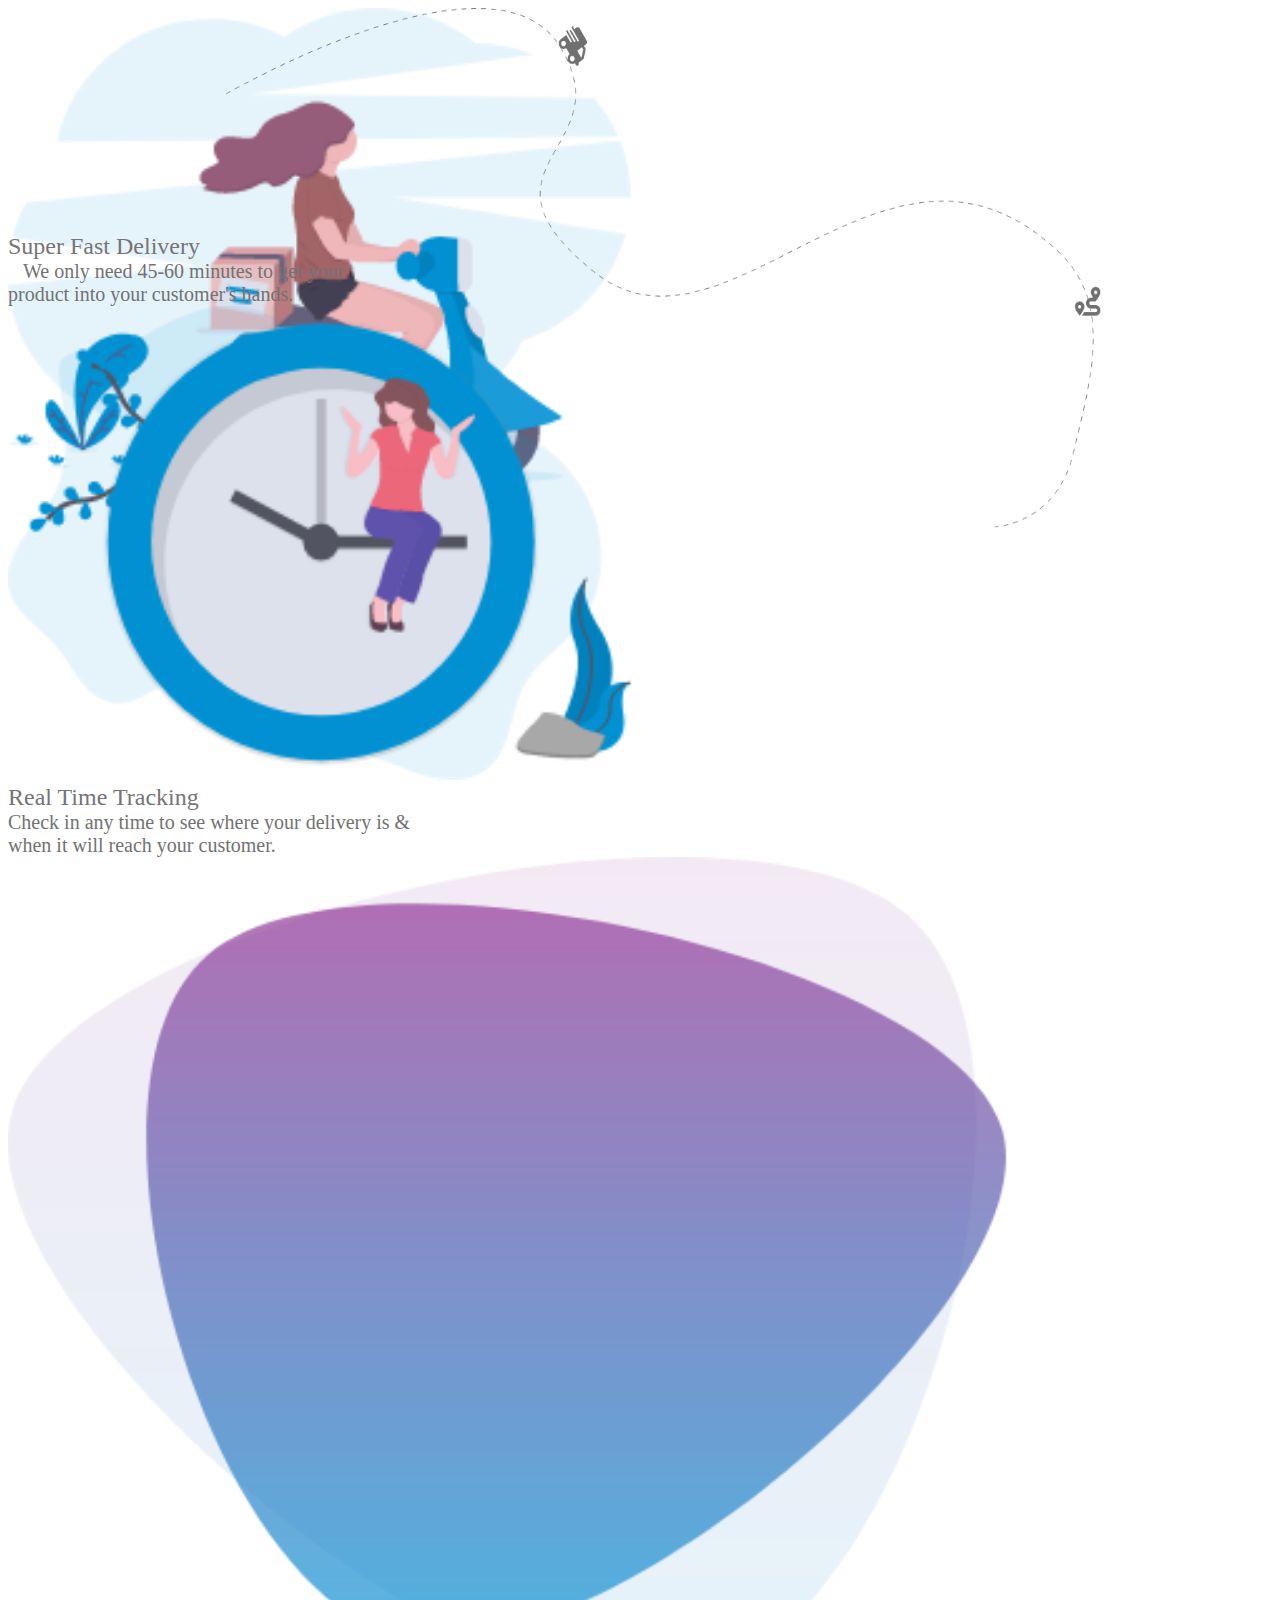
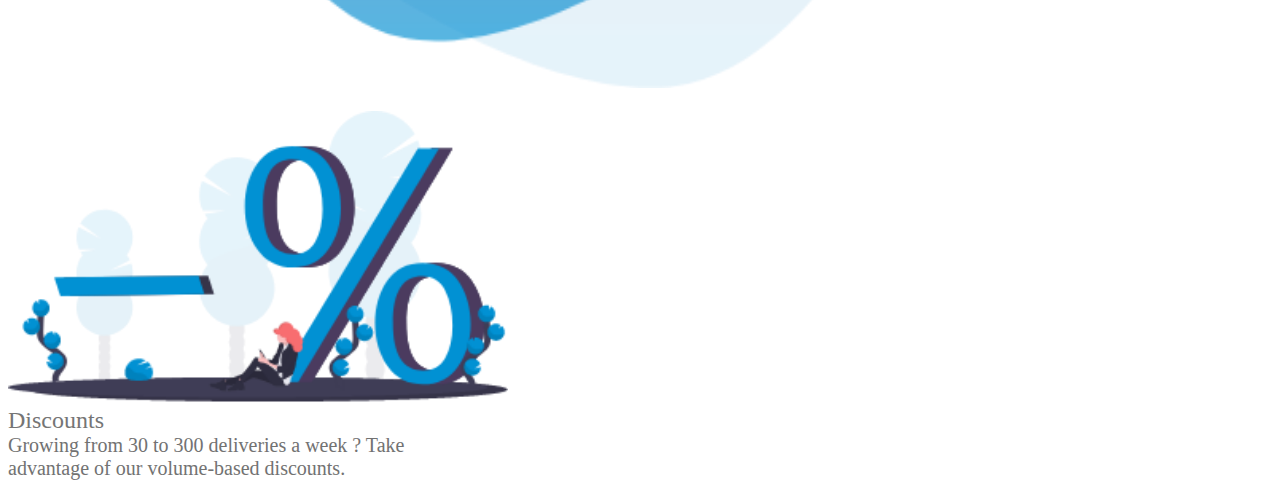
<file: chart.html>
<!DOCTYPE html>
<html lang="en">
<head>
    <meta charset="UTF-8">
    <meta http-equiv="X-UA-Compatible" content="IE=edge">
    <meta name="viewport" content="width=device-width, initial-scale=1.0">
    <link rel="stylesheet" href="https://cdn.jsdelivr.net/npm/bootstrap@4.6.0/dist/css/bootstrap.min.css" integrity="sha384-B0vP5xmATw1+K9KRQjQERJvTumQW0nPEzvF6L/Z6nronJ3oUOFUFpCjEUQouq2+l" crossorigin="anonymous">
    <script src="https://code.jquery.com/jquery-3.5.1.slim.min.js" integrity="sha384-DfXdz2htPH0lsSSs5nCTpuj/zy4C+OGpamoFVy38MVBnE+IbbVYUew+OrCXaRkfj" crossorigin="anonymous"></script>
    <script src="https://cdn.jsdelivr.net/npm/bootstrap@4.6.0/dist/js/bootstrap.bundle.min.js" integrity="sha384-Piv4xVNRyMGpqkS2by6br4gNJ7DXjqk09RmUpJ8jgGtD7zP9yug3goQfGII0yAns" crossorigin="anonymous"></script>
    <link rel="stylesheet" href="chart.css">
</head>
<body>
   
    <div class="container">
        <div class="row align-content-end  justify-content-start chat1">
            <div class="col-12 col-lg-4 d-flex  justify-content-center align-items-center">
                <img src="Group 140.png" alt="please wait while loading..." width="50%" class="img">
            </div>
        </div>

        <div class="row align-content-start  justify-content-start">
            <div class="col-12 col-lg-4 d-flex justify-content-start align-items-center flex-column">
                <span>Super Fast Delivery</span>
                <span class="text-center text1">
                 &nbsp; &nbsp;We only need 45-60 minutes to get your product into your customer's hands.
                </span>
            </div>
            <div class="col-12 col-lg-4 d-flex justify-content-center align-items-center">
                <img src="Group 152.png" alt="please wait while loading..." width="50%" class="img">
            </div>
        </div>
        <div class="row align-content-start  justify-content-center">
            <div class="col-12 col-lg-4 d-flex justify-content-center align-items-center flex-column">
                <span>Real Time Tracking</span>
                <span class="text-center text2">
                    Check in any time to see where your delivery is & when it will reach your customer.
                </span>
            </div>
        </div>
        <div class="row">
            <div class="col-12 col-lg-4 d-flex justify-content-center align-items-center order-1 order-lg-0">
                <img src="why_kudzoka_bg.png" alt="please wait while loading..." width="80%" class="try">
                <div class="trystring">
                    <span >Why choose</span>
                    <span>KUDZOKA</span>
                </div>
            </div>
            <div class="col-12 col-lg-7 offset-lg-1">
                <div class="row justify-content-end align-content-end chat3">
                    <div class="col-12 col-lg-10 d-flex justify-content-center align-items-center">
                        <img src="Group 1020.png" alt="please wait while loading..." width="40%" class="img">
                    </div>
                </div>
                <div class="row justify-content-end align-content-start">
                    <div class="col-12 col-lg-10 d-flex justify-content-center align-items-center flex-column">
                        <span>Discounts</span>
                        <span class="text-center text3">
                            Growing from 30 to 300 deliveries a week ? Take advantage of our volume-based discounts.
                        </span>
                    </div>
                </div>
            </div>
        </div>
    </div>
</body>
</html>
</file>
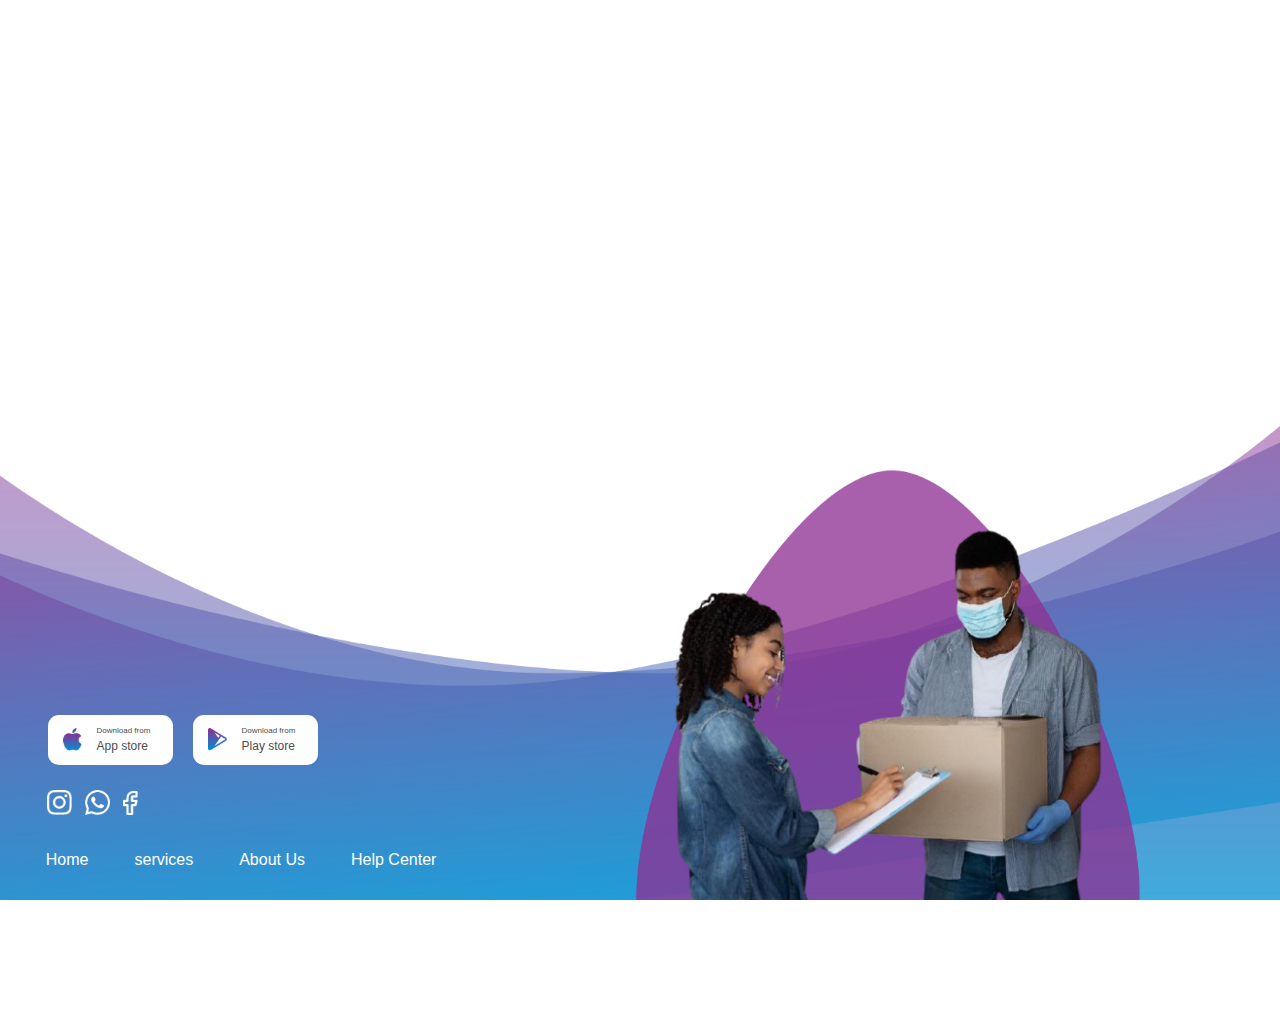
<file: footer.html>
<!DOCTYPE html>
<html lang="en">
<head>
    <meta charset="UTF-8">
    <meta http-equiv="X-UA-Compatible" content="IE=edge">
    <meta name="viewport" content="width=device-width, initial-scale=1.0">
    <link rel="stylesheet" href="https://maxcdn.bootstrapcdn.com/bootstrap/4.0.0/css/bootstrap.min.css" integrity="sha384-Gn5384xqQ1aoWXA+058RXPxPg6fy4IWvTNh0E263XmFcJlSAwiGgFAW/dAiS6JXm" crossorigin="anonymous">
    <link rel="stylesheet" href="footer.css">
    <title>footer</title>
</head>
<body>
    <div class="footercontainer">
        <div class="background">
            <img src="group-1121.png" class="humanphoto">
            <div class="leftsec">




                <div class="contentcontainer">
                    <div class="downloadbutton">
                        <div class="apple">
                            <div>
                                <img src="apple.png" width="100%">
                            </div>
                            <div class="downloadbuttontext">
                                <span>Download from</span>
                                <span>App store</span>
                            </div>
                        </div>
                        <div class="google">
                            <div>
                                <img src="play-store.png" width="100%">
                            </div>
                            <div class="downloadbuttontext">
                                <span>Download from</span>
                                <span>Play store</span>
                            </div>
                        </div>
                    </div>








                    <div class="social">
                        <div>
                            <a href="">
                                <img src="Icon awesome-instagram.png" alt="instagram" width="75%" class="insta">
                            </a>
                        </div>
                        <div>
                            <a href="">
                                <img src="Icon simple-whatsapp.png" alt="whats app" width="75%">
                            </a>
                        </div>
                        <div>
                            <a href="">
                                <img src="Icon feather-facebook.png" alt="face book" width="45%">
                            </a>
                        </div>
                    </div>






                    <div class="bottomnavbar">
                        <nav class=" navbar navbar-expand navbar-light p-0">
                                <ul class="navbar-nav mr-auto">
                                    <li class="nav-item">
                                        <a class="nav-link pl-2 text-white" href="">Home</a>
                                    </li>
                                    <li class="nav-item">
                                        <a class="nav-link pl-2  text-white" href="">services</a>
                                    </li>
                                    <li class="nav-item">
                                        <a class="nav-link pl-2  text-white" href="">About Us</a>
                                    </li>
                                    <li class="nav-item">
                                        <a class="nav-link pl-2  text-white" href="">Help Center</a>
                                    </li>
                                </ul>
                        </nav>
                    </div>
                </div>


            </div>
        </div>
    </div>




</body>
</html>
</file>
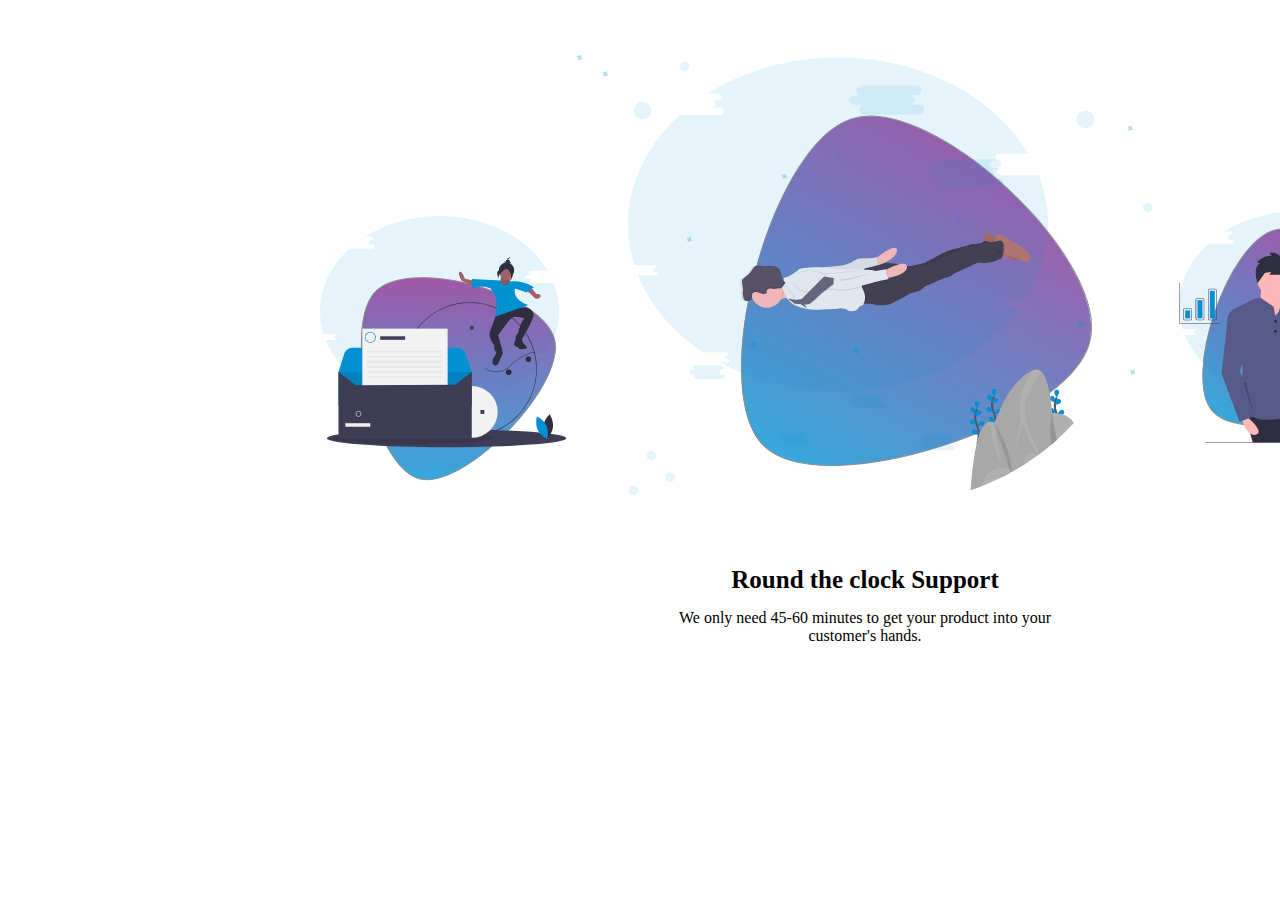
<file: slider.html>
<!DOCTYPE html>
<html lang="en">
<head>
  <meta charset="UTF-8">
  <meta http-equiv="X-UA-Compatible" content="IE=edge">
  <meta name="viewport" content="width=device-width, initial-scale=1.0">
  <link rel="stylesheet" href="slider.css">
  <title>Document</title>
</head>
<body>
  <section class="carousel">
    <div class="left">
        <img src="Group-1006.png" alt="">
    </div>

    <i class="fa-solid fa-angle-left"></i>
    
    <div class="center">
        <div class="main">
            <img src="Group-1007.png" alt="">
        </div>
        <h3>Round the clock Support</h3>
        <p>We only need 45-60 minutes to get your product into your customer's hands.</p>
    </div>

    <i class="fa-solid fa-angle-right"></i>
    
    <div class="right">
        <img src="Group-1008.png" alt="">
    </div>
</section>
</body>
</html>
</file>
<file: chart.css>
.container
{
    max-width: 1450px;
    height: 1000px;
    background-image: url(second_section_.png);
    background-repeat: no-repeat;
    background-size: 70% 57%;
    background-position:top left 13.5vw;
    position: relative;
    top: 0px;
}
.chat1
{
    height: 25%;
}
.chat3
{
    margin-top: 0.5vw;
}
.col-12>span
{
    font-size: 28px;
    font-weight: 500;
    color: rgb(117, 117, 117);
}
.col-12>span+.text1
{
    font-size: 22.5px;
    font-weight: 350;
    display: block;
    width: 400px;
    color: rgb(114, 114, 114);
}
.col-12>span+.text2
{
    font-size: 22.5px;
    font-weight: 350;
    display: block;
    width: 455px;
    color: rgb(114, 114, 114);
}
.col-12>span+.text3
{
    font-size: 22.5px;
    font-weight: 350;
    display: block;
    width: 460px;
    border: soli;
    color: rgb(114, 114, 114);
}
.trystring
{
    position: absolute;
    padding-left: 15px;
    display: flex;
    justify-content: center;
    align-items: flex-start;
    flex-direction: column;
}
.trystring>span
{
    font-size: 17px;
    color: white;
}
.trystring>span+span
{
    font-size: 46px;
    margin-bottom: 10px;
}
@media screen and (max-width:1700px)
{
.container
{
    max-width: 1250px;
    background-size: 70% 52%;
    background-position:top left 14vw;
}
.chat1
{
    height: 22.5%;
}
.chat3
{
    margin-top: 1.5vw;
}
.col-12>span
{
    font-size: 24px;
}
.col-12>span+.text1
{
    font-size: 20px;
    display: block;
    width: 355px;
    border: soli;
}
.col-12>span+.text2
{
    font-size: 20px;
    display: block;
    width: 405px;
    border: soli;
}
.col-12>span+.text3
{
    font-size: 20px;
    display: block;
    width: 410px;
    border: soli;
}
.trystring
{
    position: absolute;
    padding-left: 15px;
    display: flex;
    justify-content: center;
    align-items: flex-start;
    flex-direction: column;
}
.trystring>span
{
    font-size: 15px;
    color: white;
}
.trystring>span+span
{
    font-size: 41px;
    margin-bottom: 10px;
}
}
@media screen and (max-width:1600px)
{
.container
{
    max-width: 1250px;
    background-size: 70% 52%;
    background-position:top left 14vw;
}
.chat1
{
    height: 22.5%;
}
.chat3
{
    margin-top: 2vw;
}

.col-12>span
{
    font-size: 24px;
}
}
@media screen and (max-width:1500px)
{
.container
{
    max-width: 1250px;
    background-size: 70% 52%;
    background-position:top left 15.5vw;
}
.chat1
{
    height: 22.5%;
}
.chat3
{
    margin-top: 2vw;
}
.col-12>span
{
    font-size: 24px;
}

}
@media screen and (max-width:1400px)
{
.container
{
    max-width: 1250px;
    background-size: 70% 52%;
    background-position:top left 15.5vw;
}
.chat1
{
    height: 22.5%;
}
.chat3
{
    margin-top: 2vw;
}
.col-12>span+span
{
    font-size: 14px;
    font-weight: 500;
}
.col-12>span
{
    font-size: 24px;
    font-weight: 500;
}
.col-12>span+.text1
{
    font-size: 20px;
    display: block;
    border: soli;
}
.col-12>span+.text2
{
    font-size: 20px;
    display: block;
    width: 405px;
    border: soli;
}
.col-12>span+.text3
{
    font-size: 20px;
    display: block;
    width: 410px;
    border: soli;
}
}
@media screen and (max-width:1366px)
{
.container
{
    max-width: 1250px;
    background-size: 70% 52%;
    background-position:top left 16vw;
}
.chat1
{
    height: 22.5%;
}
.chat3
{
    margin-top: 2.5vw;
}
}
@media screen and (max-width:1300px)
{
.container
{
    max-width: 1250px;
    background-size: 70% 52%;
    background-position:top left 17vw;
}
.chat1
{
    height: 22.5%;
}
.chat3
{
    margin-top: 1.5vw;
}
}
@media screen and (max-width:1250px)
{
.container
{
    max-width: 1250px;
    background-size: 70% 52%;
    background-position:top left 18vw;
}
.chat3
{
    margin-top: 2vw;
}
}
@media screen and (max-width:1200px)
{
.container
{
    max-width: 1000px;
    background-size: 70% 45%;
    background-position:top left 15vw;
}
.chat1
{
    height: 18.5%;
}
.chat3
{
    margin-top: 2.8vw;
}
.col-12>span
{
    font-size: 22px;
}
.col-12>span+.text1
{
    font-size: 18px;
    display: block;
    width: 320px;
    border: soli;
}
.col-12>span+.text2
{
    font-size: 18px;
    display: block;
    width: 365px;
    border: soli;
}
.col-12>span+.text3
{
    font-size: 18px;
    display: block;
    width: 370px;
    border: soli;
}
.trystring
{
    position: absolute;
    padding-left: 15px;
    display: flex;
    justify-content: center;
    align-items: flex-start;
    flex-direction: column;
}
.trystring>span
{
    font-size: 12px;
    color: white;
}
.trystring>span+span
{
    font-size: 32px;
    margin-bottom: 10px;
}
}
@media screen and (max-width:1100px)
{
.container
{
    max-width: 1200px;
    background-size: 70% 48%;
    background-position:top left 17vw;
}
.chat1
{
    height: 20%;
}
.chat3
{
    margin-top: 3.8vw;
}
}
@media screen and (max-width:1050px)
{
.container
{
    max-width: 1200px;
    background-size: 70% 48%;
    background-position:top left 17vw;
}
.chat1
{
    height: 19%;
}
.chat3
{
    margin-top: 6vw;
}
}
@media screen and (max-width:991px)
{
.container
{
    background: none;
}
.chat1
{
    height: auto;
}
.chat3
{
    margin-top: 0vw;
}
.img
{
    width: 25%;
    margin-top: 50px;
}
.try
{
    width: 30%;
    margin-top: 60px;
}
.trystring
{
    position: absolute;
    padding-left: 15px;
    padding-top: 60px;
    display: flex;
    justify-content: flex-end;
    align-items: flex-start;
    flex-direction: column;
}
.trystring>span
{
    font-size: 14px;
    color: white;
}
.trystring>span+span
{
    font-size: 37px;
    margin-bottom: 10px;
}
}
@media screen and (max-width:850px)
{
.trystring
{
    position: absolute;
    padding-left: 15px;
    padding-top: 60px;
    display: flex;
    justify-content: flex-end;
    align-items: flex-start;
    flex-direction: column;
}
.trystring>span
{
    font-size: 12px;
    color: white;
}
.trystring>span+span
{
    font-size: 30px;
    margin-bottom: 10px;
}
}
@media screen and (max-width:800px)
{
.container
{
    background: none;
}
.img
{
    width: 30%;
}
.try
{
    width: 35%;
}
}
@media screen and (max-width:600px)
{
.trystring
{
    position: absolute;
    padding-left: 15px;
    padding-top: 60px;
    display: flex;
    justify-content: flex-end;
    align-items: flex-start;
    flex-direction: column;
}
.trystring>span
{
    font-size: 12px;
    color: white;
}
.trystring>span+span
{
    font-size: 23px;
    margin-bottom: 10px;
}
}
@media screen and (max-width:450px)
{
.trystring
{
    position: absolute;
    padding-left: 15px;
    padding-top: 60px;
    display: flex;
    justify-content: flex-end;
    align-items: flex-start;
    flex-direction: column;
}
.trystring>span
{
    font-size: 10px;
    color: white;
}
.trystring>span+span
{
    font-size: 18px;
    margin-bottom: 10px;
}
}
</file>
<file: footer.css>
html,body
{
    height: 100%;overflow: hidden;
}
*
{
    cursor: url(group-1121.png),default;
    transition: all;
    transition-duration: 1s;
}
.footercontainer
{
    width: 100%;
    height: 100%;
  /*  display: flex;
    align-items: flex-end;*/
}
.background
{
width: 100%;
height: 90%;
background-image: url(Group1131.png);
background-size: 115% 130%;
background-position: center;
position: relative;
bottom: -29%;
display: flex;
}

.humanphoto
{
position: absolute;
bottom: 21%;
right: 7.5%;
width: 46.5%;
border: 1px soli gold;
}


.leftsec
{
    position: absolute;
    top: 47%;
    border: 1px soli rgb(139, 34, 104);
    width: 46%;
    height: 29%;
    display: flex;
    justify-content: center;
    align-items: center;
    flex-direction: column;
}


.contentcontainer
{
    border: 1px soli rgb(139, 34, 104);
    display: flex;
    justify-content: center;
    align-items: flex-start;
    flex-direction: column;
}






.downloadbutton
{
    width: auto;
    height: auto;
    display: flex;
    margin-bottom: 5%;
}
.apple,.google
{
    width: 150px;
    height: 60px;
    border: 0px solid;
    border-radius: 13px;
    margin: 10px;
    background-color: white;
    display: flex;
    align-items: center;
    font-weight: 500;
    color: rgb(77, 77, 77);
    cursor: url(group-1121.png),pointer;
}
.apple:hover,.google:hover
{
    filter: brightness(95%);
}
.apple>div,.google>div
{
width: 18%;
height: 55%;
display: flex;
justify-content: center;
margin-left: 15px;
border: 0px solid;
cursor: url(group-1121.png),pointer;
}
.apple>div>img,.google>div>img
{
    cursor: url(group-1121.png),pointer;
}
.downloadbuttontext
{
    display: flex;
    flex-direction: column;
    cursor: url(group-1121.png),pointer;
}
.downloadbuttontext>span
{
    display: block;
    width: 100px;
    font-size: 9.5px;
    border: 0px solid;
    cursor: url(group-1121.png),pointer;
}
.downloadbuttontext>span+span
{
    font-size: 14px;
}





.social
{
    width: 340px;
    height: 50px;
    display: flex;
    padding-left: 5px;
    margin-left: 5px;
    margin-bottom: 22px;
}
.social>div>a
{
    display: block;
    width: 100%;
    height: 100%;
}
.social>div>a
{
    width: 45px;
    height: 45px;
    margin: 0px;
    display: flex;
    justify-content: center;
    align-items: center;
    border: 0px solid;
}
.social>div>a>img
{
    cursor: url(group-1121.png),pointer;
}
.insta
{
    margin-right: 10px;
}


.nav-link
{
    cursor: url(group-1121.png),pointer !important;
}

.bottomnavbar
{
    width: 590px;
    height: 40px;
    font-size: 18px;
}
.nav-item
{
margin-right: 55px;
}


@media screen and (max-width:1700px){
  
.background
{
width: 100%;
height: 80%;
background-image: url(Group1131.png );
background-size: 115% 130%;
background-position: center;
position: relative;
bottom: -37%;
display: flex;
}
.leftsec
{
    position: absolute;
    top: 47%;
    left: 3%;
    border: 1px soli rgb(139, 34, 104);
    width: 46%;
    height: 29%;
    display: flex;
    justify-content: center;
    align-items: center;
    flex-direction: column;
}
.downloadbutton
{
    display: flex;
    margin-bottom: 2%;
}
.social
{
    width: 340px;
    height: 50px;
    display: flex;
    padding-left: 5px;
    margin-left: 5px;
    margin-bottom: 14px;
}
}

@media screen and (max-width:1500px){
  
    .background
    {
    width: 100%;
    height: 75%;
    background-image: url(Group1131.png);
    background-size: 115% 130%;
    background-position: center;
    position: relative;
    bottom: -41%;
    display: flex;
    }
}

@media screen and (max-width:1366px){
  
    .background
    {
    width: 100%;
    height: 70%;
    background-image: url(Group1131.png);
    background-size: 115% 130%;
    background-position: center;
    position: relative;
    bottom: -45%;
    display: flex;
    }

    .leftsec
    {
        position: absolute;
        top: 47%;
        border: 1px soli rgb(139, 34, 104);
        width: 46%;
        height: 29%;
        display: flex;
        justify-content: center;
        align-items: center;
        flex-direction: column;
    }
    
    
    .contentcontainer
    {
        border: 1px soli rgb(139, 34, 104);
        display: flex;
        justify-content: center;
        align-items: flex-start;
        flex-direction: column;
    }
    
    
    
    
    
    
    .downloadbutton
    {
        width: auto;
        height: auto;
        display: flex;
        margin-bottom: 2%;
    }
    .apple,.google
    {
        width: 125px;
        height: 50px;
        border: 0px solid;
        border-radius: 11px;
        margin: 10px;
        background-color: white;
        display: flex;
        align-items: center;
        font-weight: 500;
        color: rgb(77, 77, 77);
    }
    .apple>div,.google>div
    {
    width: 15%;
    height: 45%;
    display: flex;
    justify-content: center;
    margin-left: 15px;
    border: 0px solid;
    }
    .downloadbuttontext
    {
        display: flex;
        flex-direction: column;
    }
    .downloadbuttontext>span
    {
        display: block;
        width: 100px;
        font-size: 8px;
        border: 0px solid;
    }
    .downloadbuttontext>span+span
    {
        font-size: 12px;
    }
    
    
    
    
    
    .social
    {
        width: 340px;
        height: 50px;
        display: flex;
        padding-left: 5px;
        margin-left: 5px;
        margin-bottom: 4px;
    }
    .social>div
    {
        width: 33px;
        height: 33px;
        margin: 0px;
        display: flex;
        justify-content: center;
        align-items: center;
        border: 0px solid;
    }
    .insta
    {
        margin-right: 10px;
    }
    
    
    
    
    .bottomnavbar
    {
        width: 590px;
        height: 40px;
        font-size: 16px;
    }
    .nav-item
    {
    margin-right: 30px;
    }
}

@media screen and (max-width:1250px){

    .background
    {
    width: 100%;
    height: 62%;
    background-image: url(Group1131.png);
    background-size: 115% 130%;
    background-position: center;
    position: relative;
    bottom: -51%;
    display: flex;
    }

    .leftsec
    {
        position: absolute;
        top: 47%;
        left: 10%;
        border: 1px soli rgb(139, 34, 104);
        width: 46%;
        height: 29%;
        display: flex;
        justify-content: center;
        align-items: center;
        flex-direction: column;
    }
    
    
    .contentcontainer
    {
        border: 1px soli rgb(139, 34, 104);
        display: flex;
        justify-content: center;
        align-items: flex-start;
        flex-direction: column;
    }
    
    
    
    
    
    
    .downloadbutton
    {
        width: auto;
        height: auto;
        display: flex;
        margin-bottom: 2%;
    }
    .apple,.google
    {
        width: 120px;
        height: 45px;
        border: 0px solid;
        border-radius: 11px;
        margin: 10px;
        background-color: white;
        display: flex;
        align-items: center;
        font-weight: 500;
        color: rgb(77, 77, 77);
    }
    .apple>div,.google>div
    {
    width: 15%;
    height: 45%;
    display: flex;
    justify-content: center;
    margin-left: 15px;
    border: 0px solid;
    }
    .downloadbuttontext
    {
        display: flex;
        flex-direction: column;
    }
    .downloadbuttontext>span
    {
        display: block;
        width: 100px;
        font-size: 8px;
        border: 0px solid;
    }
    .downloadbuttontext>span+span
    {
        font-size: 12px;
    }
    
    
    
    
    
    .social
    {
        width: 340px;
        height: 50px;
        display: flex;
        padding-left: 5px;
        margin-left: 5px;
        margin-bottom: 2px;
    }
    .social>div
    {
        width: 33px;
        height: 33px;
        margin: 0px;
        display: flex;
        justify-content: center;
        align-items: center;
        border: 0px solid;
    }
    .insta
    {
        margin-right: 10px;
    }
    
    
    
    
    .bottomnavbar
    {
        width: 590px;
        height: 40px;
        font-size: 16px;
    }
    .nav-item
    {
    margin-right: 30px;
    }


}

@media screen and (max-width:992px){

    .background
    {
    width: 100%;
    height: 62%;
    background-image: url(Group1131.png);
    background-size: 230% 150%;
    background-position:right 92% center;
    position: relative;
    bottom: -51%;
    display: flex;
    }
    .humanphoto
    {
display: none;
    }

    


    .leftsec
    {
        position: absolute;
        top: 47%;
        left: 15%;
        border: 1px soli rgb(139, 34, 104);
        width: 46%;
        height: 29%;
        display: flex;
        justify-content: center;
        align-items: center;
        flex-direction: column;
    }
    
    
    .contentcontainer
    {
        border: 1px soli rgb(139, 34, 104);
        display: flex;
        justify-content: center;
        align-items: flex-start;
        flex-direction: column;
    }
    
    
    
    
    
    
    .downloadbutton
    {
        width: auto;
        height: auto;
        display: flex;
        margin-bottom: 2%;
    }
    .apple,.google
    {
        width: 120px;
        height: 45px;
        border: 0px solid;
        border-radius: 11px;
        margin: 10px;
        background-color: white;
        display: flex;
        align-items: center;
        font-weight: 500;
        color: rgb(77, 77, 77);
    }
    .apple>div,.google>div
    {
    width: 15%;
    height: 45%;
    display: flex;
    justify-content: center;
    margin-left: 15px;
    border: 0px solid;
    }
    .downloadbuttontext
    {
        display: flex;
        flex-direction: column;
    }
    .downloadbuttontext>span
    {
        display: block;
        width: 100px;
        font-size: 8px;
        border: 0px solid;
    }
    .downloadbuttontext>span+span
    {
        font-size: 12px;
    }
    
    
    
    
    
    .social
    {
        width: 340px;
        height: 50px;
        display: flex;
        padding-left: 5px;
        margin-left: 5px;
        margin-bottom: 2px;
    }
    .social>div
    {
        width: 33px;
        height: 33px;
        margin: 0px;
        display: flex;
        justify-content: center;
        align-items: center;
        border: 0px solid;
    }
    .insta
    {
        margin-right: 10px;
    }
    
    
    
    
    .bottomnavbar
    {
        width: 590px;
        height: 40px;
        font-size: 16px;
    }
    .nav-item
    {
    margin-right: 30px;
    }


}

@media screen and (max-width:888px){

    .leftsec
    {
        position: absolute;
        top: 47%;
        left: 20%;
        border: 1px soli rgb(139, 34, 104);
        width: 46%;
        height: 29%;
        display: flex;
        justify-content: center;
        align-items: center;
        flex-direction: column;
    }
}

@media screen and (max-width:768px){

    .leftsec
    {
        position: absolute;
        top: 47%;
        left: 40%;
        border: 1px soli rgb(139, 34, 104);
        width: 46%;
        height: 29%;
        display: flex;
        justify-content: center;
        align-items: center;
        flex-direction: column;
    }
}

@media screen and (max-width:550px){

    .leftsec
    {
        position: absolute;
        top: 47%;
        left: 50%;
        border: 1px soli rgb(139, 34, 104);
        width: 46%;
        height: 29%;
        display: flex;
        justify-content: center;
        align-items: center;
        flex-direction: column;
    }
    .nav-item
    {
    margin-right: 15px;
    }
}

@media screen and (max-width:444px){

    .leftsec
    {
        position: absolute;
        top: 47%;
        left: 30%;
        border: 1px soli rgb(139, 34, 104);
        width: 46%;
        height: 29%;
        display: flex;
        justify-content: center;
        align-items: center;
        flex-direction: column;
    }
    .bottomnavbar
    {
        display: none;
    }

}
</file>
<file: slider.css>
* {
    margin: 0;
    padding: 0;
    box-sizing: border-box;
}
.carousel {
    width: 50%;
    height: 700px;
    margin: auto;
    display: flex;
    justify-content: space-around;
    align-items: center;
}

.carousel i {
    font-size: 30px;
    margin-left: 5px;
    margin-right: 5px;
}

.center {
    text-align: center;
}

.center h3 {
    font-size: 25px;
    margin-bottom: 15px;
}

.center p {
    padding-left: 90px;
    padding-right: 90px;
}
</file>
